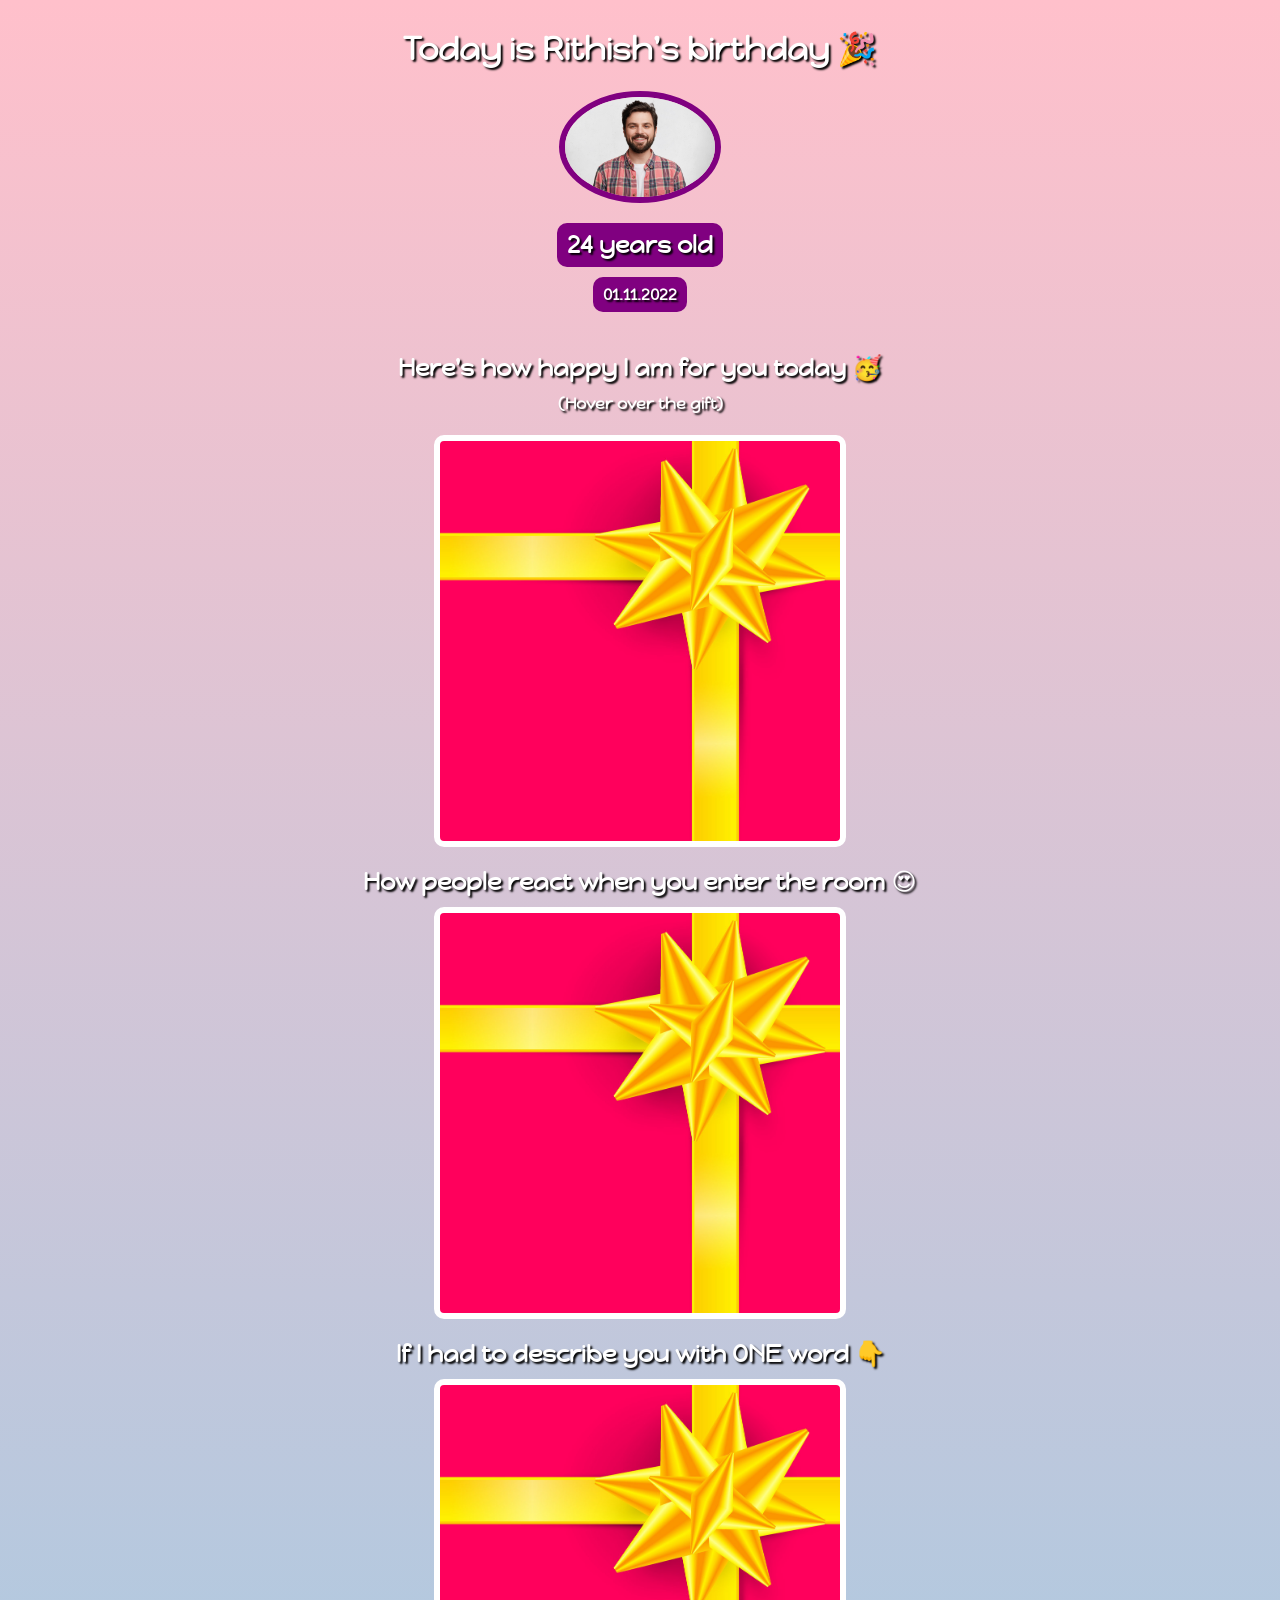
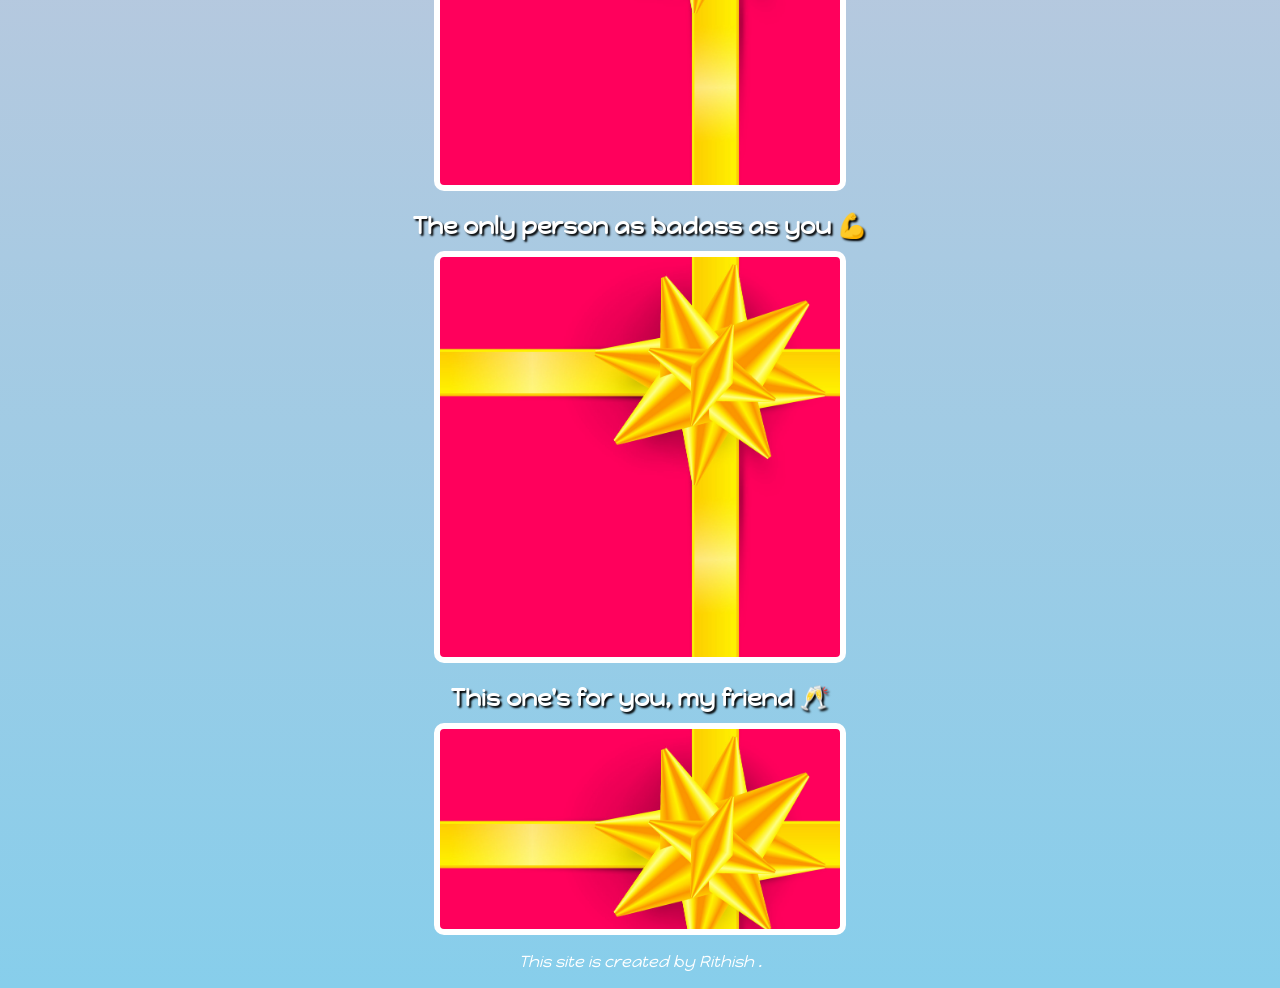
<file: index.html>
<!doctype html>
<html lang="en">
  <head>
    <link rel="stylesheet" href="styles.css" />
    <link rel="preconnect" href="https://fonts.googleapis.com" />
    <link rel="preconnect" href="https://fonts.gstatic.com" crossorigin />
    <link
      href="https://fonts.googleapis.com/css2?family=Happy+Monkey&display=swap"
      rel="stylesheet"
    />

    <title>Birthday wish</title>
  </head>

  <body>
    <div id="header">
      <h1>Today is Rithish's birthday 🎉</h1>
      <img id="bff-img" src="./images/man.jpg" />
      <h2 id="bday-age">24 years old</h2>
      <h4 id="bday-date">01.11.2022</h4>
    </div>
    <!-- image 1 -->
    <div class="gift-section">
      <h2 class="gift-title">Here's how happy I am for you today 🥳</h2>
      <h4 class="gift-hint">(Hover over the gift)</h4>
      <div class="gift-img" id="gift-happy"></div>
    </div>
    <!-- image 2 -->
    <div class="gift-section">
      <h2 class="gift-title">How people react when you enter the room 😍</h2>
      <div class="gift-img" id="gift-wow"></div>
    </div>
    <!-- img 3 -->
    <div class="gift-section">
      <h2 class="gift-title">If I had to describe you with ONE word 👇</h2>
      <div class="gift-img" id="gift-cool"></div>
    </div>
    <!--img 4  -->
    <div class="gift-section">
      <h2 class="gift-title">The only person as badass as you 💪</h2>
      <div class="gift-img" id="gift-thanos"></div>
    </div>
    <!-- img 5 -->
    <div class="gift-section">
      <h2 class="gift-title">This one's for you, my friend 🥂</h2>
      <div class="gift-img" id="gift-leo"></div>
    </div>
    <!--  -->
    <p id="footer"> This site is created by Rithish .</p>
  </body>
</html>
</file>
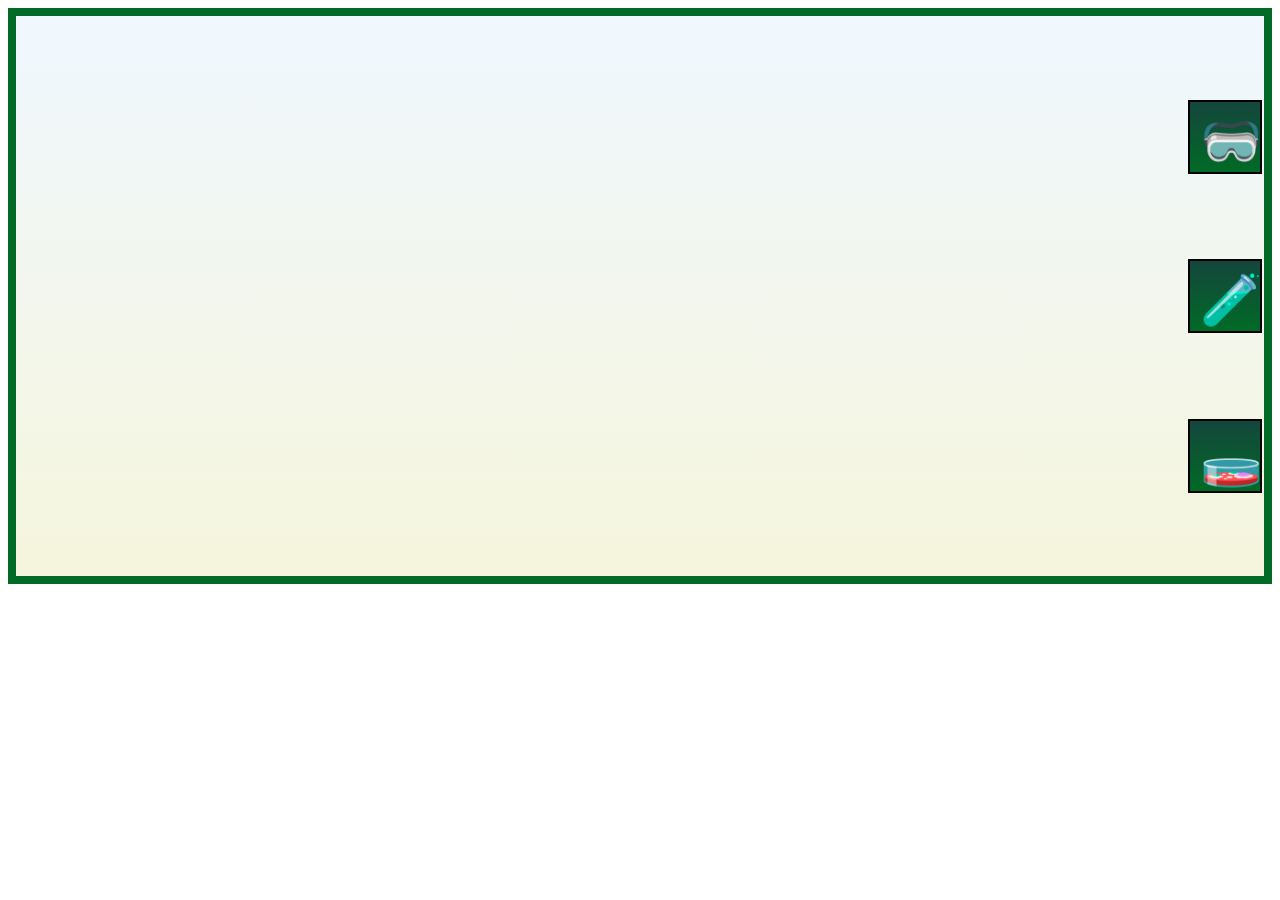
<file: align-items/index.html>
<html>
    <head>
        <link rel="stylesheet" href="styles.css">
    </head>
    <body>
        <div class="container">
            <div class="item">🥽</div>
            <div class="item">🧪</div>
            <div class="item">🧫</div>
        </div>
    </body>
</html>
</file>
<file: styles.css>
body {
  font-family: "Happy Monkey", system-ui;
  color: #ffffff;
  background: linear-gradient(pink,skyblue);
  text-align: center;

}

#header {
  display: flex;
  flex-direction: column;
  align-items: center;
}
#bff-img {
  width: 150px;
  border: 6px solid purple;
  border-radius: 50%;
}

h1,
h2,
h4 {
  text-shadow: 2px 2px 2px black;
}
#bday-date,
#bday-age {
  background-color: purple;
  border-radius: 10px;
  padding: 7px 10px;
}
.gift-img {
  width: 400px;
  height: 400px;
  border: 6px solid white;
  margin-left: auto;
  margin-right: auto;
  background-image: url("./images/gift-cover.jpg");
  background-size: cover;
  border-radius: 10px;
}

#gift-leo {
  height: 200px;
}
#gift-happy:hover {
  background-image: url("./images/happy.webp");
}
#gift-wow:hover {
  background-image: url("./images/wow.webp");
}
#gift-cool:hover {
  background-image: url("./images/cool.webp");
}
#gift-thanos:hover {
  background-image: url("./images/thanos.webp");
}
#gift-leo:hover {
  background-image: url("./images/cheers.gif");
}

.gift-title {
  margin-bottom: 10px;
}
.gift-hint {
  margin-top: 0px;
}
#bday-date {
  margin-top: 0;
}
#bday-age {
  margin-bottom: 10px;
}
#footer{
  font-style: italic;
}
</file>
<file: align-items/styles.css>
.container {
  border: 8px solid #016a26;
  height: 560px;
  display: flex;
  flex-direction: column;
  align-items: end;
  justify-content: space-evenly;
 background: linear-gradient(aliceblue,beige);

  /*
  Challenge:
  Follow my orders on where we should
  leave up our lab equipment!
  
  justify-content:
  start, center, end, space-around, 
  space-evenly, space-between
  
  align-items:
  start, center, end
  */
}

.item {
  width: 50px;
  height: 50px;
  margin: 2px;
  padding: 10px;
  font-size: 50px;
  border: 2px solid black;
  background: linear-gradient(#14463d, #016a26);
}
</file>
